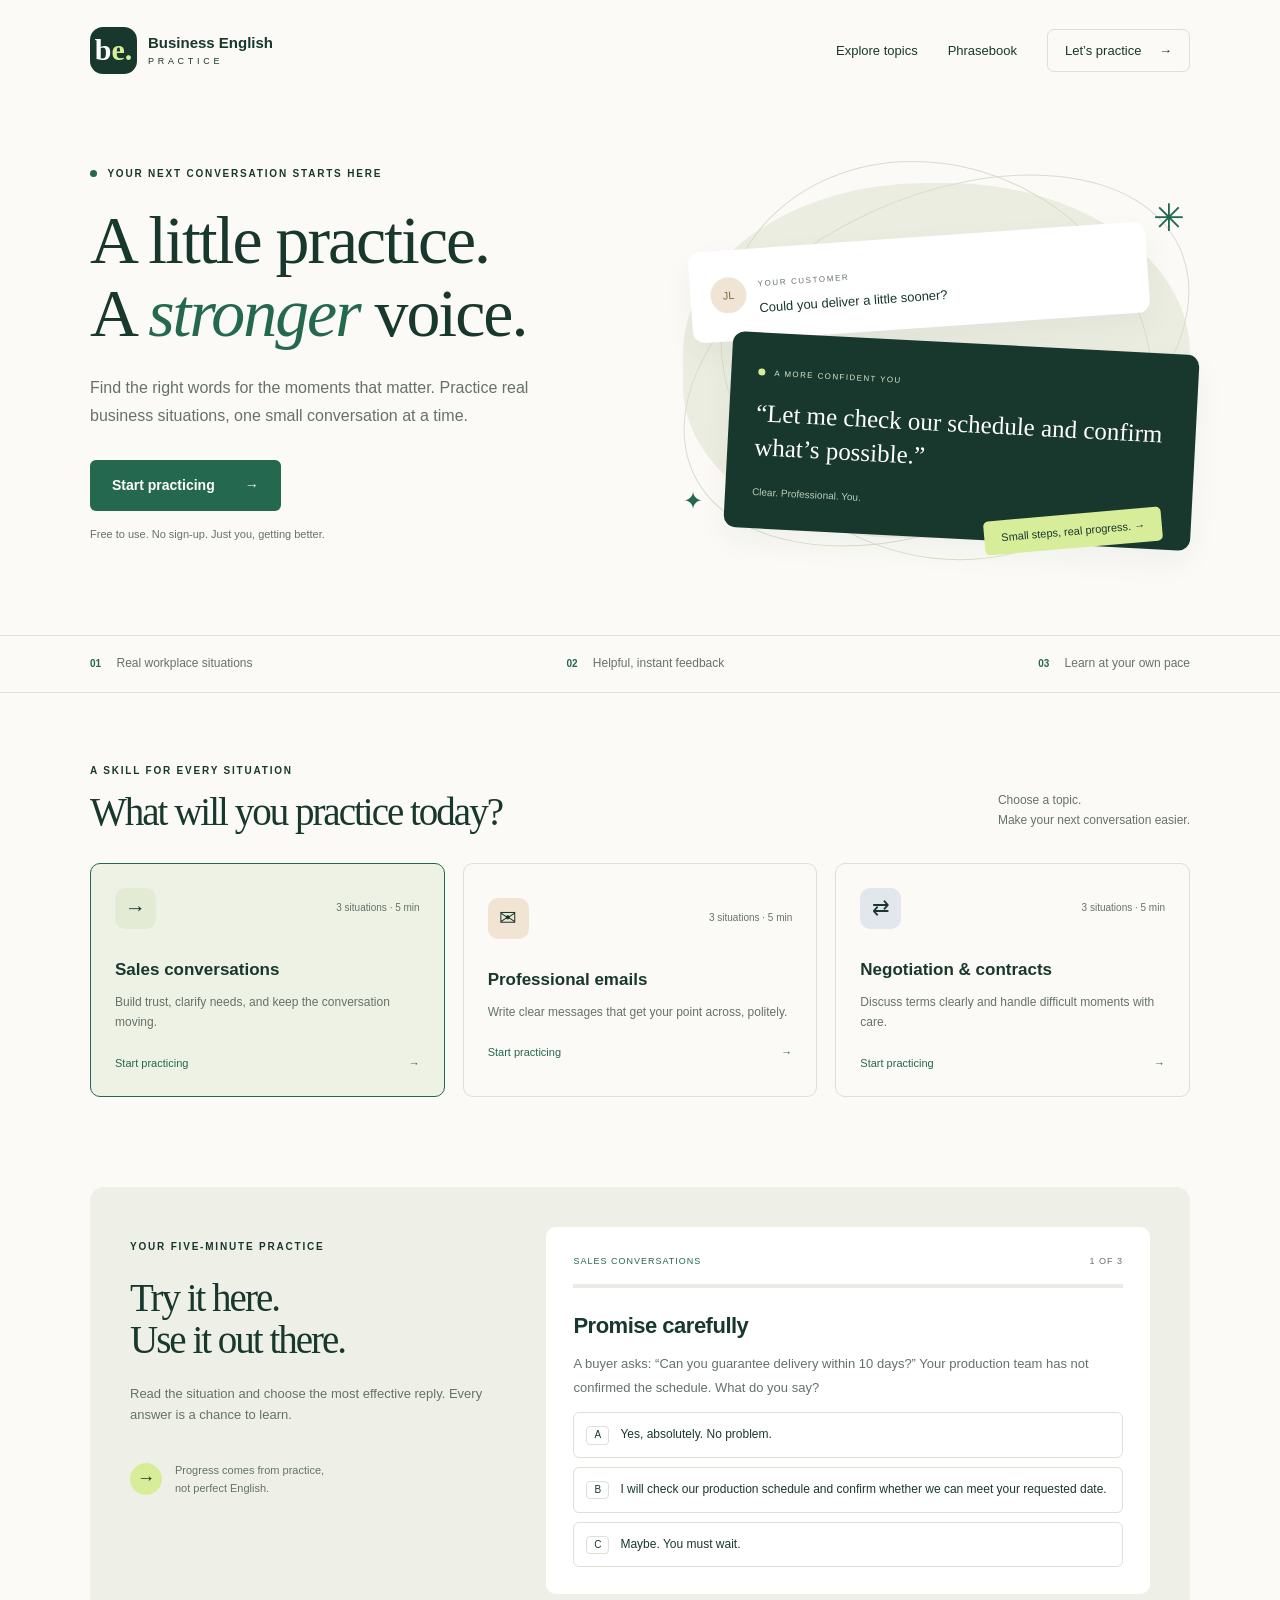
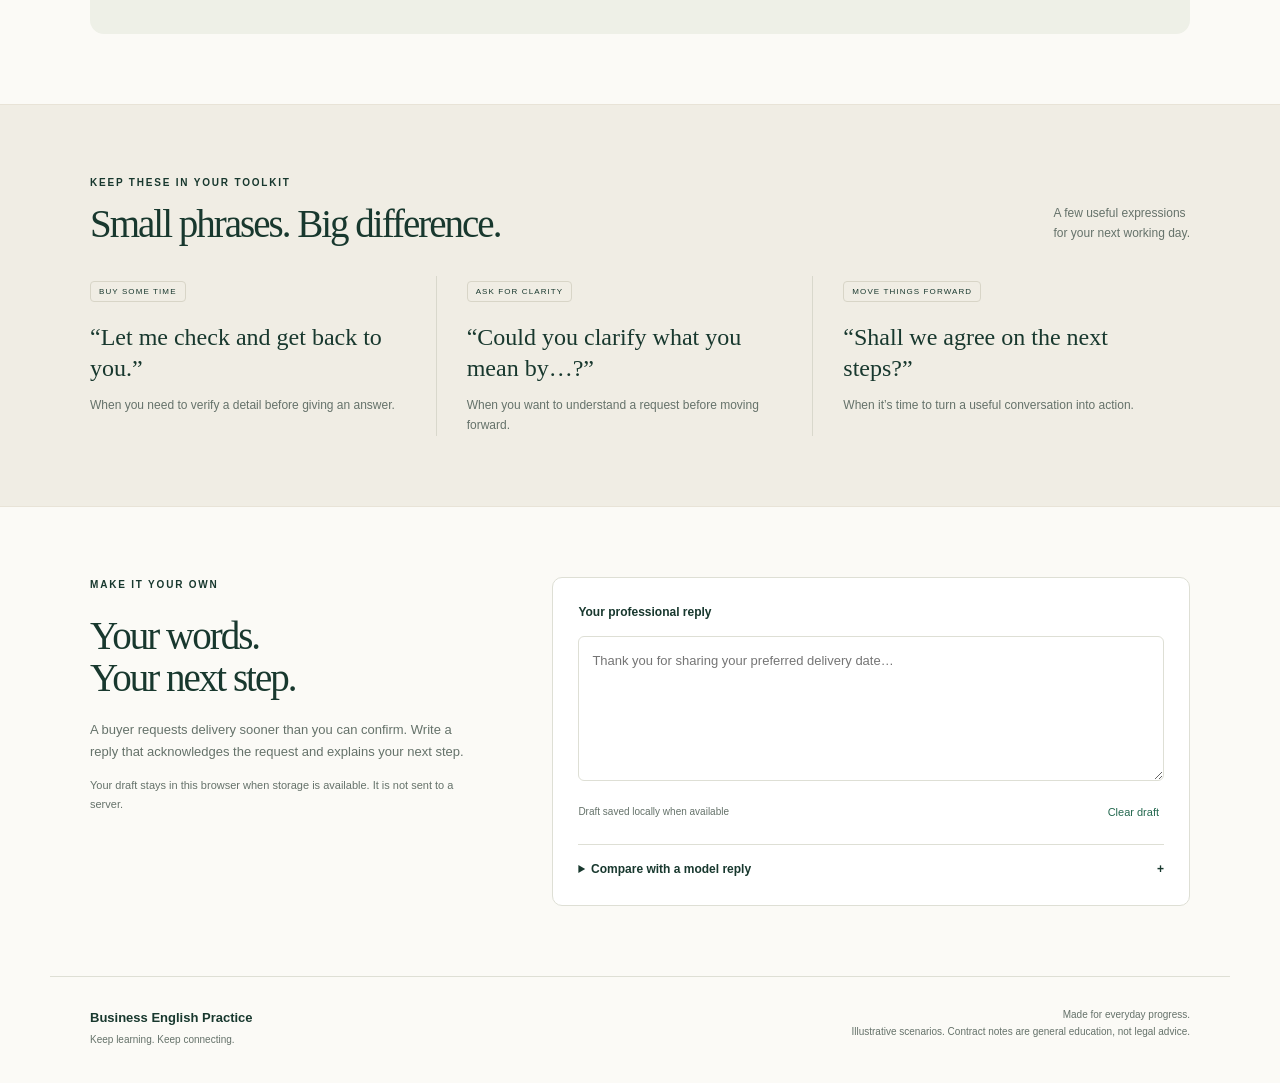
<file: index.html>
<!doctype html>
<html lang="en">
<head>
  <meta charset="utf-8">
  <meta name="viewport" content="width=device-width, initial-scale=1">
  <meta name="description" content="Practice clear, confident business English through short sales, email, and negotiation exercises.">
  <title>Business English Practice · A little practice. A stronger voice.</title>
  <link rel="stylesheet" href="styles.css">
  <script src="app.js" defer></script>
</head>
<body>
<a class="skip" href="#practice">Skip to practice</a>
<header class="site-header wrap">
  <a class="brand" href="#home" aria-label="Business English Practice home"><span class="brand-icon" aria-hidden="true">b<span>e.</span></span><span>Business English<span class="brand-sub">PRACTICE</span></span></a>
  <nav aria-label="Main navigation"><a href="#topics">Explore topics</a><a href="#phrasebook">Phrasebook</a><a class="nav-cta" href="#practice">Let’s practice <span aria-hidden="true">→</span></a></nav>
</header>
<main>
  <section id="home" class="hero wrap">
    <div class="hero-copy"><p class="eyebrow"><span class="dot"></span> YOUR NEXT CONVERSATION STARTS HERE</p><h1>A little practice.<br>A <em>stronger</em> voice.</h1><p class="intro">Find the right words for the moments that matter. Practice real business situations, one small conversation at a time.</p><a class="primary" href="#practice">Start practicing <span aria-hidden="true">→</span></a><p class="micro">Free to use. No sign-up. Just you, getting better.</p></div>
    <div class="hero-art" aria-label="Example of a professional business reply"><span class="orbit orbit-one"></span><span class="orbit orbit-two"></span><span class="spark spark-one">✳</span><span class="spark spark-two">✦</span><div class="message customer"><span class="avatar">JL</span><div><small>YOUR CUSTOMER</small><p>Could you deliver a little sooner?</p></div></div><div class="message reply"><span class="reply-label"><span class="dot"></span> A MORE CONFIDENT YOU</span><p>“Let me check our schedule and confirm what’s possible.”</p><span class="message-tag">Clear. Professional. You.</span></div><span class="floating-note">Small steps, real progress. →</span></div>
  </section>
  <div class="principles"><div class="wrap"><span><b>01</b> Real workplace situations</span><span><b>02</b> Helpful, instant feedback</span><span><b>03</b> Learn at your own pace</span></div></div>
  <section id="topics" class="wrap section-space"><div class="section-heading"><div><p class="eyebrow">A SKILL FOR EVERY SITUATION</p><h2>What will you practice today?</h2></div><p>Choose a topic.<br>Make your next conversation easier.</p></div><div id="topic-grid" class="topic-grid"></div></section>
  <section id="practice" class="wrap section-space"><div class="practice-layout"><aside><p class="eyebrow">YOUR FIVE-MINUTE PRACTICE</p><h2>Try it here.<br>Use it out there.</h2><p>Read the situation and choose the most effective reply. Every answer is a chance to learn.</p><div class="session-note"><span aria-hidden="true">→</span><p>Progress comes from practice,<br>not perfect English.</p></div></aside><div class="exercise"><div class="exercise-top"><span id="topic-label">SALES CONVERSATIONS</span><span id="counter"></span></div><progress id="progress" max="3" value="0" aria-label="Questions answered"></progress><h3 id="title" tabindex="-1"></h3><p id="scene"></p><div id="choices" class="choices"></div><div id="feedback" hidden role="status" aria-live="polite"></div><button id="next" class="primary" hidden>Next situation →</button><noscript>Please enable JavaScript to use the interactive practice exercises. The phrasebook below works without it.</noscript></div></div></section>
  <section id="phrasebook" class="phrase-section"><div class="wrap section-space"><div class="section-heading"><div><p class="eyebrow">KEEP THESE IN YOUR TOOLKIT</p><h2>Small phrases. Big difference.</h2></div><p>A few useful expressions<br>for your next working day.</p></div><div class="phrase-grid"><article><span class="pill">BUY SOME TIME</span><h3>“Let me check and get back to you.”</h3><p>When you need to verify a detail before giving an answer.</p></article><article><span class="pill">ASK FOR CLARITY</span><h3>“Could you clarify what you mean by…?”</h3><p>When you want to understand a request before moving forward.</p></article><article><span class="pill">MOVE THINGS FORWARD</span><h3>“Shall we agree on the next steps?”</h3><p>When it’s time to turn a useful conversation into action.</p></article></div></div></section>
  <section id="writing" class="wrap section-space"><div class="writing-layout"><div><p class="eyebrow">MAKE IT YOUR OWN</p><h2>Your words.<br>Your next step.</h2><p>A buyer requests delivery sooner than you can confirm. Write a reply that acknowledges the request and explains your next step.</p><p class="micro">Your draft stays in this browser when storage is available. It is not sent to a server.</p></div><div class="writing-card"><label for="draft">Your professional reply</label><textarea id="draft" placeholder="Thank you for sharing your preferred delivery date…"></textarea><div class="writing-actions"><span id="save-status" role="status">Draft saved locally when available</span><button id="clear-draft" class="text-button">Clear draft</button></div><details><summary>Compare with a model reply <span aria-hidden="true">+</span></summary><p>Thank you for sharing your preferred delivery date. I will check our production schedule and confirm whether we can meet it. Could you also confirm the quantity and delivery destination? Once we have those details, we can propose a realistic schedule.</p><p class="micro">Acknowledge the request, avoid an unverified promise, and ask for the facts you need. This is a model for comparison; your writing is not automatically graded.</p></details></div></div></section>
</main>
<footer class="wrap"><a class="footer-brand" href="#home">Business English Practice<span>Keep learning. Keep connecting.</span></a><p>Made for everyday progress.<br>Illustrative scenarios. Contract notes are general education, not legal advice.</p></footer>
</body>
</html>
</file>
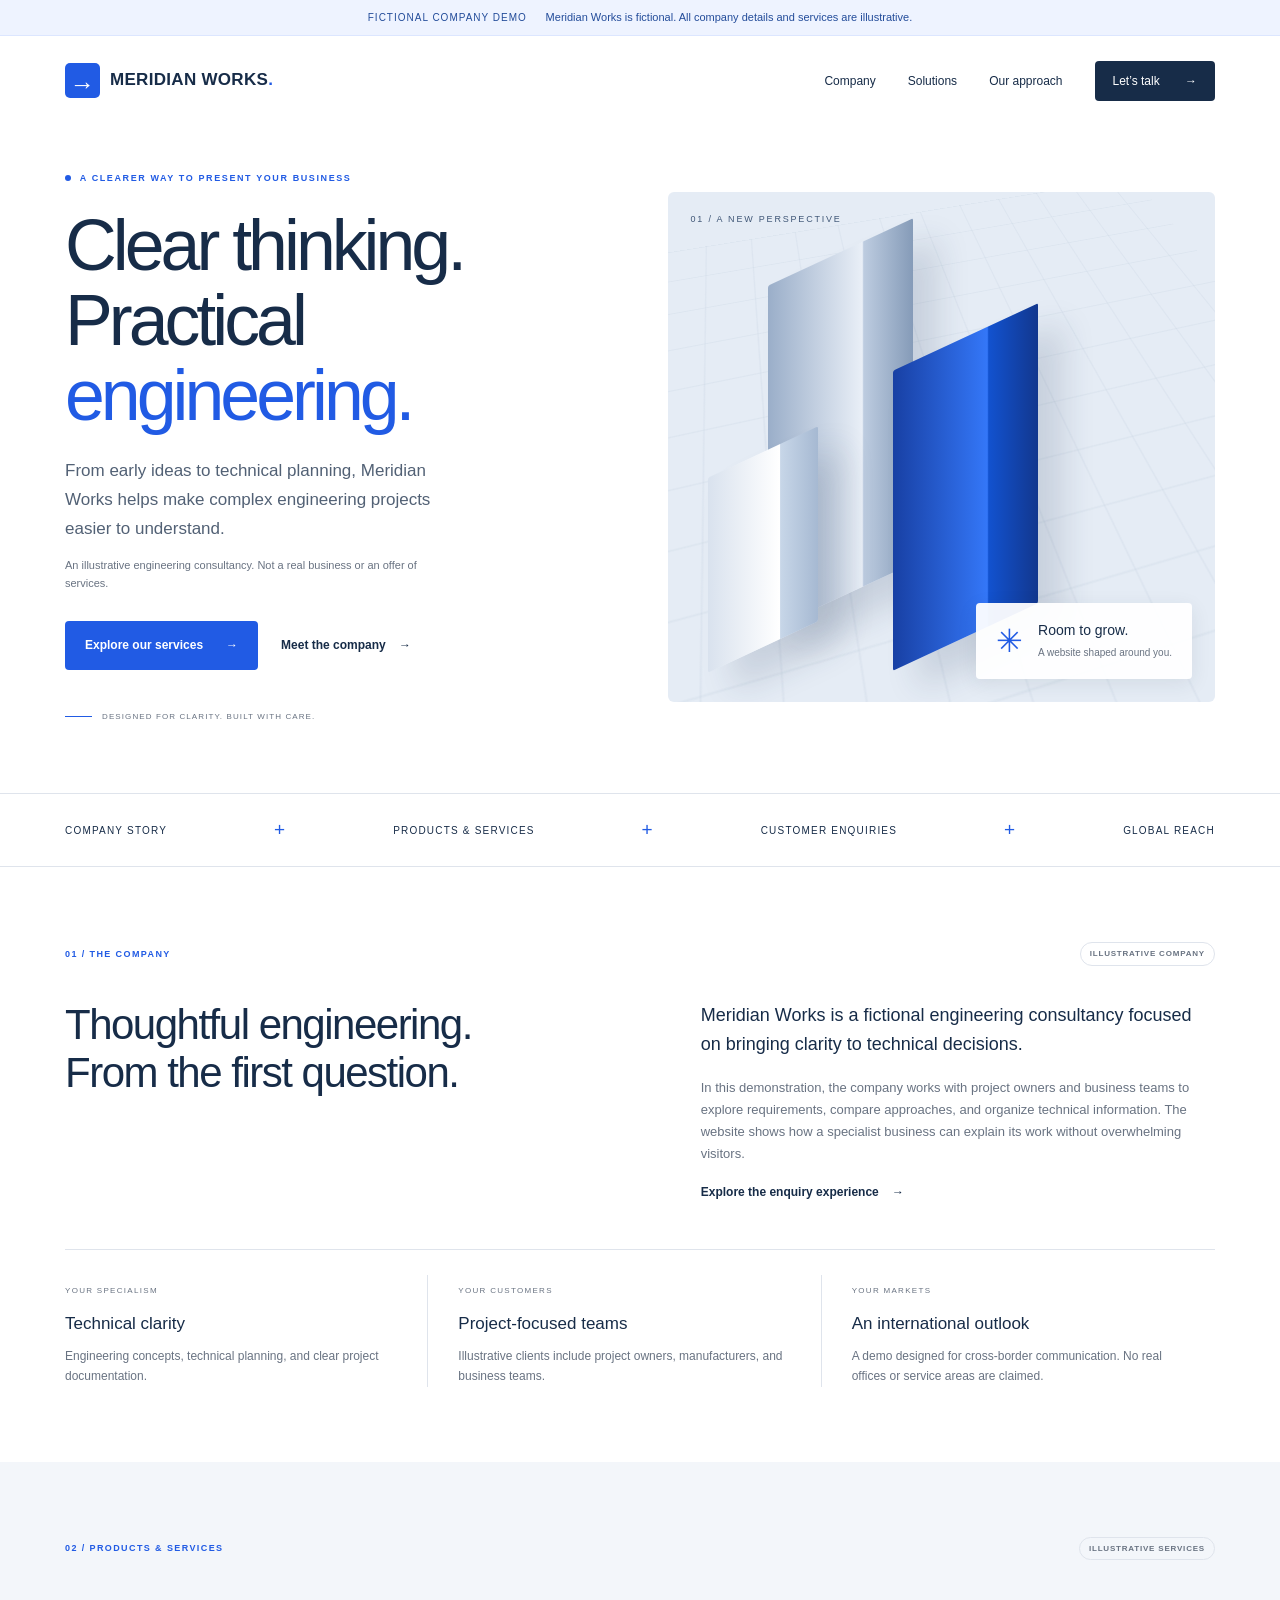
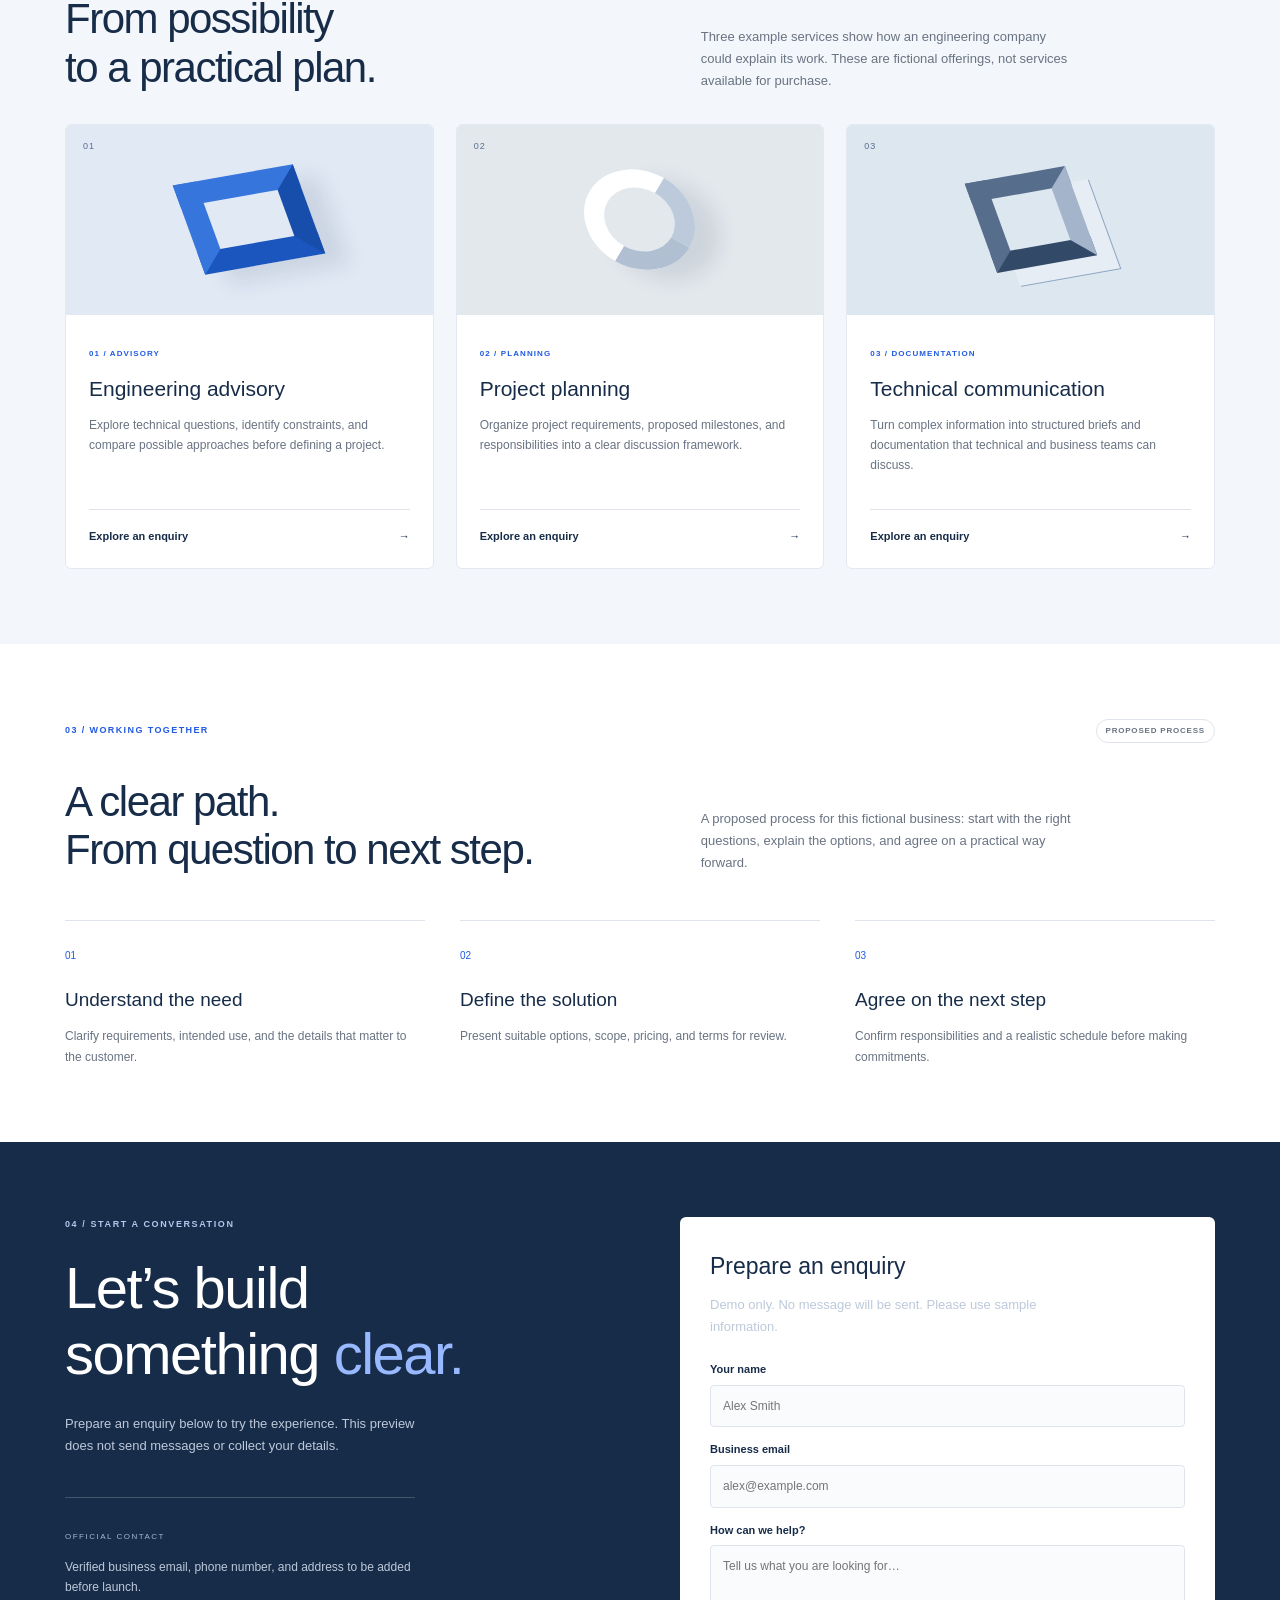
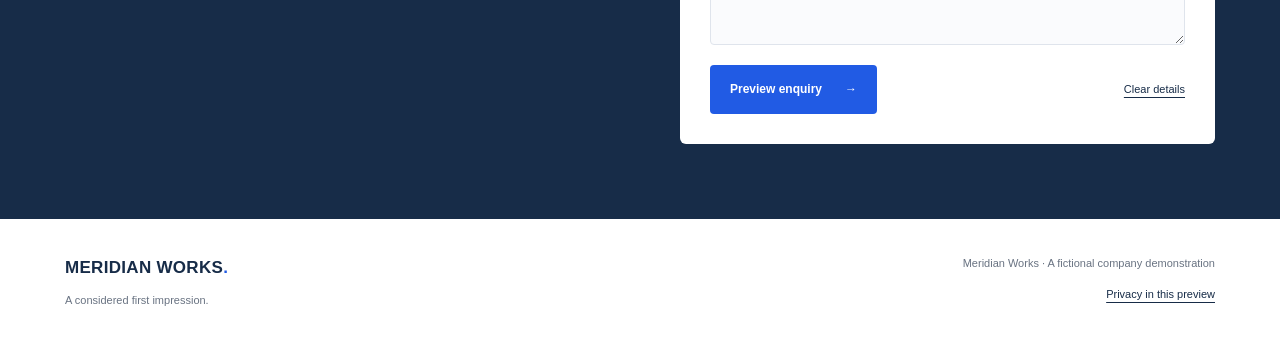
<file: company/index.html>
<!doctype html>
<html lang="en">
<head>
<meta charset="utf-8"><meta name="viewport" content="width=device-width,initial-scale=1">
<meta name="robots" content="noindex,nofollow">
<meta name="referrer" content="strict-origin-when-cross-origin">
<meta http-equiv="Content-Security-Policy" content="default-src 'none'; script-src 'self'; style-src 'self'; img-src 'self'; connect-src 'none'; font-src 'self'; base-uri 'none'; object-src 'none'; form-action 'none'">
<meta name="description" content="Meridian Works is a fictional engineering services company, created to demonstrate a modern company website.">
<title>Meridian Works · Fictional company demo</title>
<link rel="stylesheet" href="styles.css"><script src="app.js" defer></script>
</head>
<body>
<a class="skip" href="#main">Skip to content</a>
<div class="draft-bar">FICTIONAL COMPANY DEMO <span>Meridian Works is fictional. All company details and services are illustrative.</span></div>
<header class="header wrap"><a href="#" class="logo" aria-label="Meridian Works home"><span class="logo-mark" aria-hidden="true">→</span>MERIDIAN WORKS<span class="logo-dot">.</span></a><button id="menu" class="menu" aria-expanded="false" aria-controls="navigation">Menu +</button><nav id="navigation" aria-label="Main navigation"><a href="#about">Company</a><a href="#solutions">Solutions</a><a href="#approach">Our approach</a><a class="nav-button" href="#contact">Let’s talk <span aria-hidden="true">→</span></a></nav></header>
<main id="main">
<section class="hero wrap"><div class="hero-copy"><p class="eyebrow"><span></span> A CLEARER WAY TO PRESENT YOUR BUSINESS</p><h1>Clear thinking.<br>Practical<br><em>engineering.</em></h1><p class="lead">From early ideas to technical planning, Meridian Works helps make complex engineering projects easier to understand.</p><p class="preview-note">An illustrative engineering consultancy. Not a real business or an offer of services.</p><div class="hero-actions"><a class="button" href="#solutions">Explore our services <span aria-hidden="true">→</span></a><a class="quiet-link" href="#about">Meet the company <span aria-hidden="true">→</span></a></div><div class="hero-caption"><span class="tiny-line"></span> DESIGNED FOR CLARITY. BUILT WITH CARE.</div></div><div class="hero-visual" role="img" aria-label="Abstract architectural forms in blue and silver"><div class="visual-grid"></div><div class="beam beam-back"></div><div class="beam beam-front"></div><div class="beam beam-small"></div><div class="visual-coordinate">01 / A NEW PERSPECTIVE</div><div class="visual-label"><span class="visual-star">✳</span><div>Room to grow.<br><small>A website shaped around you.</small></div></div></div></section>
<div class="ribbon"><div class="wrap"><span>COMPANY STORY</span><span aria-hidden="true">+</span><span>PRODUCTS & SERVICES</span><span aria-hidden="true">+</span><span>CUSTOMER ENQUIRIES</span><span aria-hidden="true">+</span><span>GLOBAL REACH</span></div></div>
<section id="about" class="wrap section"><div class="section-label"><span>01 / THE COMPANY</span><span class="pill">ILLUSTRATIVE COMPANY</span></div><div class="about-grid"><h2>Thoughtful engineering.<br>From the first question.</h2><div><p class="section-intro">Meridian Works is a fictional engineering consultancy focused on bringing clarity to technical decisions.</p><p>In this demonstration, the company works with project owners and business teams to explore requirements, compare approaches, and organize technical information. The website shows how a specialist business can explain its work without overwhelming visitors.</p><a href="#contact" class="quiet-link">Explore the enquiry experience <span aria-hidden="true">→</span></a></div></div><div class="fact-grid"><article><span>YOUR SPECIALISM</span><h3>Technical clarity</h3><p>Engineering concepts, technical planning, and clear project documentation.</p></article><article><span>YOUR CUSTOMERS</span><h3>Project-focused teams</h3><p>Illustrative clients include project owners, manufacturers, and business teams.</p></article><article><span>YOUR MARKETS</span><h3>An international outlook</h3><p>A demo designed for cross-border communication. No real offices or service areas are claimed.</p></article></div></section>
<section id="solutions" class="solutions section"><div class="wrap"><div class="section-label"><span>02 / PRODUCTS & SERVICES</span><span class="pill">ILLUSTRATIVE SERVICES</span></div><div class="section-heading"><h2>From possibility<br>to a practical plan.</h2><p>Three example services show how an engineering company could explain its work. These are fictional offerings, not services available for purchase.</p></div><div class="solution-grid"><article><div class="solution-art art-one"><span aria-hidden="true">01</span><div class="shape shape-one"></div></div><div class="solution-content"><span class="eyebrow">01 / ADVISORY</span><h3>Engineering advisory</h3><p>Explore technical questions, identify constraints, and compare possible approaches before defining a project.</p><a href="#contact">Explore an enquiry <span aria-hidden="true">→</span></a></div></article><article><div class="solution-art art-two"><span aria-hidden="true">02</span><div class="shape shape-two"></div></div><div class="solution-content"><span class="eyebrow">02 / PLANNING</span><h3>Project planning</h3><p>Organize project requirements, proposed milestones, and responsibilities into a clear discussion framework.</p><a href="#contact">Explore an enquiry <span aria-hidden="true">→</span></a></div></article><article><div class="solution-art art-three"><span aria-hidden="true">03</span><div class="shape shape-three"></div></div><div class="solution-content"><span class="eyebrow">03 / DOCUMENTATION</span><h3>Technical communication</h3><p>Turn complex information into structured briefs and documentation that technical and business teams can discuss.</p><a href="#contact">Explore an enquiry <span aria-hidden="true">→</span></a></div></article></div></div></section>
<section id="approach" class="wrap section"><div class="section-label"><span>03 / WORKING TOGETHER</span><span class="pill">PROPOSED PROCESS</span></div><div class="section-heading"><h2>A clear path.<br>From question to next step.</h2><p>A proposed process for this fictional business: start with the right questions, explain the options, and agree on a practical way forward.</p></div><div class="process-grid"><article><span>01</span><h3>Understand the need</h3><p>Clarify requirements, intended use, and the details that matter to the customer.</p></article><article><span>02</span><h3>Define the solution</h3><p>Present suitable options, scope, pricing, and terms for review.</p></article><article><span>03</span><h3>Agree on the next step</h3><p>Confirm responsibilities and a realistic schedule before making commitments.</p></article></div></section>
<section id="contact" class="contact section"><div class="wrap contact-grid"><div><p class="eyebrow">04 / START A CONVERSATION</p><h2>Let’s build<br>something <em>clear.</em></h2><p>Prepare an enquiry below to try the experience. This preview does not send messages or collect your details.</p><div class="contact-detail"><span>OFFICIAL CONTACT</span><p>Verified business email, phone number, and address to be added before launch.</p></div></div><div class="inquiry-card"><h3>Prepare an enquiry</h3><p class="form-note">Demo only. No message will be sent. Please use sample information.</p><form id="inquiry"><label for="name">Your name</label><input id="name" name="name" autocomplete="name" maxlength="100" required placeholder="Alex Smith"><label for="email">Business email</label><input id="email" name="email" type="email" autocomplete="email" maxlength="254" required placeholder="alex@example.com"><label for="message">How can we help?</label><textarea id="message" name="message" maxlength="3000" required placeholder="Tell us what you are looking for…"></textarea><div class="form-actions"><button class="button" type="submit">Preview enquiry <span aria-hidden="true">→</span></button><button id="clear" class="clear" type="button">Clear details</button></div></form><div id="enquiry-preview" hidden><h4>Your draft enquiry</h4><pre id="preview-text"></pre><p>Not sent. A verified contact destination and delivery method are required before launch.</p></div><p id="status" role="status" aria-live="polite"></p><noscript>The enquiry preview requires JavaScript. No messages are submitted by this page.</noscript></div></div></section>
</main><footer class="wrap"><div><a href="#" class="logo">MERIDIAN WORKS<span class="logo-dot">.</span></a><p>A considered first impression.</p></div><div class="footer-right"><p>Meridian Works · A fictional company demonstration</p><button id="privacy-toggle" class="clear" aria-expanded="false" aria-controls="privacy">Privacy in this preview</button></div><div id="privacy" hidden><h3>Privacy in this preview</h3><p>No analytics, cookies, browser storage, or third-party resources are used by this page. Enquiry details stay in memory and are not submitted. The hosting provider may process normal access logs. Before launch, add a privacy notice matching the actual operator, hosting, contact handling, and applicable requirements.</p></div></footer>
</body></html>
</file>
<file: styles.css>
:root{--ink:#18382e;--green:#24684f;--muted:#65726a;--paper:#fbfaf6;--line:#dedfd5;--lime:#d8ed9a;--serif:Georgia,'Times New Roman',serif;--sans:Arial,Helvetica,sans-serif}*{box-sizing:border-box}html{scroll-behavior:smooth;scroll-padding-top:28px}body{margin:0;background:var(--paper);color:var(--ink);font:16px/1.65 var(--sans)}a{color:inherit;text-decoration:none}button,textarea{font:inherit}button,a,summary{-webkit-tap-highlight-color:transparent}button{cursor:pointer}a:focus-visible,button:focus-visible,summary:focus-visible,textarea:focus-visible{outline:3px solid #b77d37;outline-offset:5px}button:disabled{cursor:default}.wrap{max-width:1180px;margin:auto;padding-left:40px;padding-right:40px}.site-header{display:flex;align-items:center;justify-content:space-between;padding-top:27px;padding-bottom:27px}.brand{display:flex;align-items:center;gap:11px;font-size:15px;font-weight:700;line-height:1.3}.brand-icon{font-family:var(--serif);font-size:30px;background:var(--ink);color:white;width:47px;height:47px;text-align:center;padding-top:3px;border-radius:13px}.brand-icon span{color:var(--lime)}.brand-sub{display:block;font-size:9px;letter-spacing:3.7px;margin-top:4px;font-weight:400}nav{display:flex;gap:30px;align-items:center;font-size:13px}nav a:hover{text-decoration:underline}.nav-cta{border:1px solid var(--line);padding:10px 17px;border-radius:7px}.nav-cta span{margin-left:14px}.hero{display:grid;grid-template-columns:1.1fr 1fr;align-items:center;gap:36px;padding-top:65px;padding-bottom:80px}.eyebrow{font-size:10px;letter-spacing:1.8px;font-weight:700;margin:0 0 22px;line-height:1.6}.dot{display:inline-block;width:7px;height:7px;background:var(--green);border-radius:50%;margin-right:6px}h1,h2,h3,p{margin-top:0}h1,h2{font-family:var(--serif);font-weight:400;letter-spacing:-2px;line-height:1.08}h1{font-size:clamp(46px,5.3vw,68px);margin-bottom:23px}h1 em{font-weight:400;color:var(--green)}.intro{max-width:440px;font-size:16px;color:var(--muted);line-height:1.8;margin-bottom:29px}.primary{display:inline-flex;align-items:center;justify-content:space-between;gap:30px;background:var(--green);color:white;padding:14px 22px;border:0;border-radius:6px;font-size:14px;font-weight:600}.primary:hover{background:var(--ink)}.micro{color:var(--muted);font-size:11px;line-height:1.7;margin-top:14px}.hero-art{position:relative;min-height:355px;background:#ecede1;border-radius:48% 48% 43% 43%;isolation:isolate}.orbit{position:absolute;border:1px solid #d9ddcc;border-radius:50%;z-index:-1}.orbit-one{inset:-16px 32px;transform:rotate(27deg)}.orbit-two{inset:15px -15px;transform:rotate(-25deg)}.message{position:absolute;box-shadow:0 12px 30px #19372d0d;border-radius:12px}.customer{top:54px;left:7px;right:42px;background:white;padding:20px;display:flex;gap:12px;align-items:center;transform:rotate(-4deg)}.avatar{background:#f0e5d4;color:#816b47;border-radius:50%;min-width:36px;height:36px;text-align:center;line-height:36px;font-size:11px}.customer small{font-size:8px;letter-spacing:1.6px;color:var(--muted)}.customer p{font-size:13px;margin:3px 0 0}.reply{left:45px;right:-5px;top:160px;background:var(--ink);color:white;padding:25px 27px;transform:rotate(3deg)}.reply-label{font-size:8px;letter-spacing:1.4px;color:#dbe6cb}.reply .dot{background:var(--lime)}.reply p{font-family:var(--serif);font-size:25px;line-height:1.35;margin:13px 0}.message-tag{font-size:10px;color:#b9ccb8}.floating-note{position:absolute;bottom:-10px;right:28px;background:var(--lime);padding:8px 17px;border-radius:5px;transform:rotate(-5deg);font-size:11px}.spark{position:absolute;font-size:38px;color:var(--green)}.spark-one{right:5px;top:4px}.spark-two{left:0;bottom:17px;font-size:24px}.principles{border-top:1px solid var(--line);border-bottom:1px solid var(--line)}.principles .wrap{display:flex;justify-content:space-between;padding-top:18px;padding-bottom:18px;font-size:12px;color:var(--muted)}.principles b{color:var(--green);font-size:10px;margin-right:12px}.section-space{padding-top:70px;padding-bottom:70px}.section-heading{display:flex;justify-content:space-between;align-items:end;gap:24px;margin-bottom:30px}h2{font-size:39px;margin-bottom:0}.section-heading .eyebrow{margin-bottom:12px}.section-heading>p{color:var(--muted);font-size:12px;margin-bottom:2px}.topic-grid{display:grid;grid-template-columns:repeat(3,1fr);gap:18px}.topic{background:transparent;border:1px solid var(--line);border-radius:10px;padding:24px;text-align:left;color:var(--ink);transition:background .15s,border-color .15s}.topic:hover{background:#f0f2e7;border-color:var(--green)}.topic.active{background:#edf2e4;border-color:var(--green)}.topic-top{display:flex;justify-content:space-between;align-items:center;margin-bottom:27px}.topic-icon{width:41px;height:41px;display:grid;place-items:center;border-radius:10px;background:#e4ebd5;font-size:21px}.topic:nth-child(2) .topic-icon{background:#f2e4d2}.topic:nth-child(3) .topic-icon{background:#e1e7ec}.topic-time{font-size:10px;color:var(--muted)}.topic h3{font-size:17px;margin-bottom:8px}.topic p{font-size:12px;color:var(--muted);margin-bottom:21px;line-height:1.7}.topic-bottom{display:flex;justify-content:space-between;font-size:11px;color:var(--green)}#practice{padding-top:20px}.practice-layout{background:#eef0e7;padding:40px;border-radius:14px;display:grid;grid-template-columns:.8fr 1.3fr;gap:45px}.practice-layout aside{padding-top:12px}.practice-layout aside>p:not(.eyebrow){color:var(--muted);font-size:13px;margin-top:22px}.session-note{display:flex;gap:13px;align-items:center;margin-top:35px;font-size:11px;color:var(--muted)}.session-note>span{background:var(--lime);border-radius:50%;width:32px;height:32px;display:grid;place-items:center;color:var(--ink);font-size:18px}.session-note p{margin:0}.exercise{background:white;padding:27px;border-radius:10px;min-width:0}.exercise-top{display:flex;justify-content:space-between;gap:10px;font-size:9px;letter-spacing:1px;color:var(--green)}#counter{color:var(--muted);white-space:nowrap}progress{display:block;width:100%;height:4px;margin:15px 0 23px;border:0;border-radius:3px;accent-color:var(--green);background:#e9ece5}progress::-webkit-progress-bar{background:#e9ece5}progress::-webkit-progress-value{background:var(--green)}.exercise h3{font-size:22px;line-height:1.35;letter-spacing:-.5px;margin-bottom:12px}.exercise>p{font-size:13px;color:var(--muted);line-height:1.8}.choices{display:grid;gap:9px}.choice{background:white;border:1px solid var(--line);border-radius:6px;color:var(--ink);padding:12px;display:flex;gap:11px;align-items:baseline;text-align:left;font-size:12px;line-height:1.65}.choice-letter{border:1px solid var(--line);border-radius:4px;min-width:23px;text-align:center;font-size:10px}.choice:hover:not(:disabled){border-color:var(--green);background:#f4f7ed}.choice.correct{border-color:var(--green);background:#edf5e9}.choice.incorrect{border-color:#b96345;background:#fff3ec}#feedback{background:#f4f7ef;border-left:3px solid var(--green);padding:15px;margin-top:18px;font-size:12px}#feedback p{margin-bottom:10px}#feedback p:last-child{margin-bottom:0}#next{margin-top:20px;width:100%}[hidden]{display:none!important}.phrase-section{background:#f0ede4;border-top:1px solid #e8e3d7;border-bottom:1px solid #e8e3d7}.phrase-grid{display:grid;grid-template-columns:repeat(3,1fr);gap:30px}.phrase-grid article{padding-right:22px;border-right:1px solid #d9d8cc}.phrase-grid article:last-child{border:0}.pill{font-size:8px;letter-spacing:1.1px;border:1px solid #d8d5c7;border-radius:4px;padding:5px 8px}.phrase-grid h3{font-family:var(--serif);font-size:24px;font-weight:400;line-height:1.3;margin:20px 0 12px}.phrase-grid p{font-size:12px;color:var(--muted);margin-bottom:0}.writing-layout{display:grid;grid-template-columns:.8fr 1.3fr;gap:70px}.writing-layout h2{margin-bottom:20px}.writing-layout>div>p:not(.eyebrow):not(.micro){font-size:13px;color:var(--muted)}.writing-card{border:1px solid var(--line);border-radius:10px;padding:25px;background:white}.writing-card label{display:block;font-weight:600;font-size:12px;margin-bottom:13px}textarea{width:100%;min-height:145px;resize:vertical;border:1px solid var(--line);border-radius:6px;padding:13px;color:var(--ink);font-size:13px;line-height:1.7}.writing-actions{display:flex;align-items:center;justify-content:space-between;gap:10px;margin-top:9px;color:var(--muted);font-size:10px}.text-button{border:0;background:transparent;color:var(--green);font-size:11px;padding:5px}details{border-top:1px solid var(--line);margin-top:18px;padding-top:15px;font-size:12px}summary{cursor:pointer;font-weight:600}summary span{float:right}details p{margin-top:15px}footer{border-top:1px solid var(--line);display:flex;justify-content:space-between;gap:25px;padding-top:30px!important;padding-bottom:35px!important;font-size:10px;color:var(--muted)}.footer-brand{font-size:13px;font-weight:600;color:var(--ink)}.footer-brand span{display:block;font-size:10px;font-weight:400;color:var(--muted);margin-top:3px}footer p{margin:0;text-align:right}.skip{position:absolute;left:10px;top:-80px;background:white;z-index:10;padding:10px}.skip:focus{top:10px}@media(min-width:1400px){.hero{padding-top:85px;padding-bottom:100px}}@media(max-width:800px){.wrap{padding-left:24px;padding-right:24px}.hero{gap:25px;padding-top:40px;padding-bottom:55px}.hero-art{min-height:315px}.customer{left:-5px;right:5px;padding:15px}.reply{left:10px;right:-5px;padding:20px}.reply p{font-size:22px}.principles .wrap{font-size:10px}.practice-layout{gap:25px;padding:25px;grid-template-columns:.7fr 1fr}.writing-layout{gap:30px}.topic{padding:18px}nav{gap:18px}h2{font-size:33px}}@media(max-width:600px){.site-header{padding-top:19px;padding-bottom:19px}.brand{font-size:12px}.brand-icon{width:39px;height:39px;font-size:25px}.brand-sub{font-size:8px}nav>a:not(.nav-cta){display:none}.nav-cta{font-size:11px;padding:8px 10px}.hero{grid-template-columns:1fr;padding-top:35px;gap:40px}.hero-copy{max-width:420px}h1{font-size:49px}.intro{font-size:14px}.hero-art{max-width:350px;width:90%;margin:0 auto;min-height:330px}.principles .wrap{gap:12px;align-items:start}.principles span{flex:1;line-height:1.6}.principles b{display:block;margin-bottom:3px}.section-space{padding-top:45px;padding-bottom:45px}.section-heading{align-items:start}.section-heading>p{display:none}h2{font-size:33px}.topic-grid{grid-template-columns:1fr}.topic-top{margin-bottom:14px}.topic p{margin-bottom:15px}.practice-layout,.writing-layout{grid-template-columns:1fr;gap:25px}.practice-layout{padding:20px}.practice-layout aside{padding:0}.practice-layout aside h2 br{display:none}.session-note{display:none}.exercise{padding:19px}.exercise-top{font-size:8px;letter-spacing:.5px}.phrase-grid{grid-template-columns:1fr;gap:25px}.phrase-grid article{border-right:0;border-bottom:1px solid #d9d8cc;padding-bottom:25px}.phrase-grid article:last-child{padding-bottom:0}.phrase-grid h3{font-size:24px}.writing-card{padding:19px}footer{flex-direction:column;gap:15px}footer p{text-align:left}}@media(prefers-reduced-motion:reduce){html{scroll-behavior:auto}*{transition:none!important}}

.hero{overflow:hidden}
</file>
<file: company/styles.css>
:root{--ink:#172c48;--blue:#215be4;--muted:#697382;--line:#dfe4ec;--paper:#fff;--light:#f3f6fa}*{box-sizing:border-box}html{scroll-behavior:smooth;scroll-padding-top:25px}body{margin:0;color:var(--ink);background:var(--paper);font:15px/1.7 Arial,Helvetica,sans-serif}a{color:inherit;text-decoration:none}button,input,textarea{font:inherit}a,button,input,textarea{-webkit-tap-highlight-color:transparent}a:focus-visible,button:focus-visible,input:focus-visible,textarea:focus-visible{outline:3px solid #e8ad3c;outline-offset:4px}.wrap{max-width:1240px;margin:auto;padding-left:45px;padding-right:45px}.draft-bar{text-align:center;background:#eef3ff;border-bottom:1px solid #dce6ff;padding:8px 15px;color:#234c9a;font-size:10px;letter-spacing:1px}.draft-bar span{font-size:11px;letter-spacing:0;margin-left:15px}.header{display:flex;align-items:center;justify-content:space-between;gap:20px;padding-top:25px;padding-bottom:25px}.logo{display:flex;align-items:center;font-size:17px;font-weight:800;letter-spacing:.3px;white-space:nowrap}.logo-mark{background:var(--blue);color:white;display:grid;place-items:center;width:35px;height:35px;font-size:25px;border-radius:5px;margin-right:10px}.logo-dot{color:var(--blue)}nav{display:flex;align-items:center;gap:32px;font-size:12px}nav a:hover,.quiet-link:hover{text-decoration:underline}.nav-button{background:var(--ink);color:white;padding:10px 18px;border-radius:4px}.nav-button span{margin-left:22px}.menu{display:none}.hero{display:grid;grid-template-columns:1fr 1fr;gap:55px;align-items:center;padding-top:45px;padding-bottom:70px}.eyebrow{font-size:9px;letter-spacing:1.6px;font-weight:700;line-height:1.6;margin:0 0 23px}.hero .eyebrow{color:var(--blue)}.eyebrow>span{display:inline-block;width:6px;height:6px;border-radius:50%;background:var(--blue);margin-right:5px}h1,h2,h3,p{margin-top:0}h1{font-size:clamp(49px,5.6vw,75px);letter-spacing:-4px;line-height:1.04;margin-bottom:25px;font-weight:500}h1 em,h2 em{font-style:normal;color:var(--blue)}.lead{font-size:17px;color:#526175;line-height:1.7;max-width:380px;margin-bottom:12px}.preview-note{font-size:11px;color:var(--muted);max-width:360px}.hero-actions{display:flex;align-items:center;gap:23px;margin-top:28px}.button{display:inline-flex;align-items:center;justify-content:space-between;gap:23px;padding:14px 20px;border:0;border-radius:4px;background:var(--blue);color:white;font-weight:600;font-size:12px;cursor:pointer}.button:hover{background:#1247c1}.quiet-link{font-size:12px;font-weight:600}.quiet-link span{margin-left:10px}.hero-caption{display:flex;align-items:center;gap:10px;font-size:8px;letter-spacing:1.1px;color:var(--muted);margin-top:40px}.tiny-line{width:27px;height:1px;background:var(--blue)}.hero-visual{position:relative;min-height:510px;background:#e5ecf5;overflow:hidden;border-radius:6px;isolation:isolate}.visual-grid{position:absolute;inset:0;background-image:linear-gradient(#c9d5e34d 1px,transparent 1px),linear-gradient(90deg,#c9d5e34d 1px,transparent 1px);background-size:40px 40px;transform:perspective(400px) rotateX(28deg) rotateZ(-15deg) scale(1.5)}.beam{position:absolute;box-shadow:25px 30px 30px #21385826;transform:skewY(-25deg);border-radius:2px}.beam-back{width:145px;height:345px;top:60px;left:100px;background:linear-gradient(90deg,#9aaec9 0%,#e9eff7 65%,#bdcce0 66%,#859bb8 100%)}.beam-front{width:145px;height:300px;top:145px;left:225px;background:linear-gradient(90deg,#1840a4,#3477f8 65%,#1252cf 66%,#12378e)}.beam-small{width:110px;height:195px;top:260px;left:40px;background:linear-gradient(90deg,#d9e2ee,#fff 65%,#c7d6e8 66%,#a6b9d2)}.visual-coordinate{position:absolute;top:20px;left:23px;font-size:9px;letter-spacing:1.8px;color:#405777}.visual-label{position:absolute;bottom:23px;right:23px;background:#fffffff0;padding:14px 20px;display:flex;align-items:center;gap:15px;box-shadow:0 5px 20px #1f354017;font-size:14px;line-height:1.5;border-radius:4px}.visual-label small{font-size:10px;color:var(--muted)}.visual-star{color:var(--blue);font-size:32px}.ribbon{border-top:1px solid var(--line);border-bottom:1px solid var(--line)}.ribbon .wrap{display:flex;align-items:center;justify-content:space-between;gap:15px;padding-top:20px;padding-bottom:20px;font-size:10px;letter-spacing:1.2px}.ribbon span[aria-hidden]{color:var(--blue);font-size:19px}.section{padding-top:75px;padding-bottom:75px}.section-label{display:flex;align-items:center;justify-content:space-between;gap:12px;color:var(--blue);font-size:9px;font-weight:700;letter-spacing:1.4px;margin-bottom:35px}.pill{font-size:8px;letter-spacing:.8px;border:1px solid var(--line);padding:4px 9px;border-radius:30px;color:var(--muted);white-space:nowrap}h2{font-size:42px;line-height:1.15;font-weight:500;letter-spacing:-1.5px;margin-bottom:0}.about-grid,.section-heading{display:grid;grid-template-columns:1.1fr 1fr;gap:70px;align-items:start}.about-grid p,.section-heading p{font-size:13px;color:var(--muted)}.about-grid .section-intro{font-size:18px;color:var(--ink);line-height:1.6}.fact-grid{margin-top:45px;display:grid;grid-template-columns:repeat(3,1fr);border-top:1px solid var(--line);padding-top:25px;gap:30px}.fact-grid article{border-right:1px solid var(--line);padding-right:25px}.fact-grid article:last-child{border:0}.fact-grid article>span{font-size:8px;letter-spacing:1.3px;color:var(--muted)}.fact-grid h3{font-size:17px;margin:10px 0 7px;font-weight:500}.fact-grid p{font-size:12px;color:var(--muted);margin:0}.solutions{background:var(--light)}.section-heading{align-items:end;margin-bottom:32px}.section-heading p{margin:0;max-width:370px}.solution-grid{display:grid;grid-template-columns:repeat(3,1fr);gap:22px}.solution-grid article{background:white;border:1px solid #e4e9f1;border-radius:6px;overflow:hidden}.solution-art{position:relative;height:190px;overflow:hidden;display:grid;place-items:center}.solution-art>span{position:absolute;top:14px;left:17px;font-size:9px;letter-spacing:1px;color:#576e91}.art-one{background:#e1e9f5}.art-two{background:#e3e8ed}.art-three{background:#dce7f0}.shape{box-shadow:20px 15px 20px #172c481a;transform:rotate(-20deg) skewY(10deg)}.shape-one{width:120px;height:95px;border:23px solid #3675dc;border-right-color:#184eab;border-bottom-color:#1b55be}.shape-two{width:105px;height:105px;border:19px solid #fff;border-right-color:#bdcadb;border-bottom-color:#b0bfd2;border-radius:50%}.shape-three{width:100px;height:95px;border:20px solid #576d8c;border-right-color:#a3b4cb;border-bottom-color:#324968;box-shadow:17px 17px 0 #e6edf5,18px 18px 0 #8da5c3}.solution-content{padding:23px}.solution-content .eyebrow{color:var(--blue);font-size:8px;letter-spacing:1.1px}.solution-content h3{font-size:21px;line-height:1.3;font-weight:500;margin:12px 0}.solution-content p{font-size:12px;color:var(--muted);min-height:82px}.solution-content a{display:flex;align-items:center;justify-content:space-between;font-size:11px;font-weight:600;padding-top:17px;border-top:1px solid var(--line)}.solution-content a:hover{color:var(--blue)}.process-grid{display:grid;grid-template-columns:repeat(3,1fr);gap:35px;margin-top:45px}.process-grid article{border-top:1px solid var(--line);padding-top:20px}.process-grid article>span{font-size:10px;color:var(--blue)}.process-grid h3{font-size:19px;font-weight:500;margin:18px 0 10px}.process-grid p{font-size:12px;color:var(--muted);margin:0}.contact{background:var(--ink);color:white}.contact-grid{display:grid;grid-template-columns:1fr 1fr;gap:80px}.contact h2{font-size:58px;margin-bottom:25px}.contact h2 em{color:#98b8ff}.contact .eyebrow{color:#b2c6ee}.contact-grid>div>p:not(.eyebrow){font-size:13px;color:#bdc9da;max-width:360px}.contact-detail{margin-top:40px;padding-top:23px;border-top:1px solid #43546d;max-width:350px}.contact-detail>span{font-size:8px;letter-spacing:1.5px;color:#a3b8d8}.contact-detail p{font-size:12px;color:#bdc9da;margin:10px 0 0}.inquiry-card{background:white;color:var(--ink);padding:30px;border-radius:6px}.inquiry-card h3{font-size:23px;font-weight:500;margin-bottom:8px}.form-note{font-size:11px;color:var(--muted);margin-bottom:22px}label{display:block;font-size:11px;font-weight:600;margin:13px 0 6px}input,textarea{display:block;width:100%;border:1px solid var(--line);border-radius:4px;padding:10px 12px;background:#fafbfd;color:var(--ink);font-size:12px}textarea{resize:vertical;min-height:100px}.form-actions{display:flex;align-items:center;justify-content:space-between;gap:15px;margin-top:20px}.clear{background:none;border:0;color:inherit;font-size:11px;padding:5px 0;cursor:pointer;text-decoration:underline;text-underline-offset:4px}#enquiry-preview{border-top:1px solid var(--line);margin-top:20px;padding-top:15px}#enquiry-preview h4{font-size:13px;margin:0}pre{font:12px/1.7 Arial,Helvetica,sans-serif;white-space:pre-wrap;overflow-wrap:anywhere}#enquiry-preview p,#status{font-size:11px;color:var(--muted)}#status{margin-bottom:0}footer{display:flex;align-items:start;justify-content:space-between;gap:25px;flex-wrap:wrap;padding-top:35px!important;padding-bottom:35px!important}footer p{font-size:11px;color:var(--muted);margin:8px 0 0}.footer-right{text-align:right}.footer-right p{margin:0 0 8px}#privacy{flex-basis:100%;border-top:1px solid var(--line);padding-top:20px}#privacy h3{font-size:15px;margin:0}#privacy p{max-width:760px}.skip{position:absolute;left:10px;top:-100px;background:white;padding:10px;z-index:20}.skip:focus{top:10px}[hidden]{display:none!important}@media(max-width:900px){.wrap{padding-left:25px;padding-right:25px}.hero{gap:25px}.hero-visual{min-height:460px}.beam-back{left:50px}.beam-front{left:155px}.beam-small{left:5px}.hero-actions{gap:15px;flex-wrap:wrap}h1{font-size:58px}.about-grid,.section-heading{gap:35px}.contact-grid{gap:35px}nav{gap:18px}.solution-content{padding:19px}.solution-content p{min-height:110px}}@media(max-width:600px){.draft-bar{font-size:8px}.draft-bar span{display:block;margin-left:0;font-size:9px}.header{flex-wrap:wrap;position:relative;padding-top:19px;padding-bottom:19px}.logo{font-size:15px}.logo-mark{width:30px;height:30px}.menu{display:block;border:1px solid var(--line);background:white;color:var(--ink);border-radius:4px;font-size:12px;padding:6px 11px;cursor:pointer}nav{display:none;width:100%;flex-direction:column;align-items:stretch;padding-top:12px;gap:0}nav.open{display:flex}nav>a{padding:11px}.nav-button{margin-top:5px}.hero{grid-template-columns:1fr;padding-top:25px;padding-bottom:40px;gap:30px}h1{font-size:62px;letter-spacing:-3.5px}.hero .eyebrow{font-size:8px;letter-spacing:1.2px}.lead{font-size:16px}.hero-caption{margin-top:30px}.hero-visual{min-height:360px}.beam-back{height:255px;top:35px;left:70px;width:100px}.beam-front{height:240px;top:100px;left:165px;width:105px}.beam-small{height:150px;top:200px;left:20px;width:90px}.visual-label{bottom:15px;right:15px;padding:10px 14px;font-size:12px}.visual-label small{font-size:9px}.visual-coordinate{font-size:8px}.ribbon .wrap{display:grid;grid-template-columns:1fr 15px 1fr;gap:12px;font-size:8px}.ribbon span:nth-child(4){display:none}.section{padding-top:45px;padding-bottom:45px}.section-label{font-size:8px;letter-spacing:.9px;margin-bottom:25px}.pill{font-size:7px;padding:3px 7px}.about-grid,.section-heading,.solution-grid,.process-grid,.contact-grid{grid-template-columns:1fr;gap:25px}h2{font-size:36px}.about-grid .section-intro{font-size:17px}.fact-grid{grid-template-columns:1fr;gap:20px;margin-top:30px;padding-top:20px}.fact-grid article{border-right:0;border-bottom:1px solid var(--line);padding:0 0 20px}.fact-grid article:last-child{padding-bottom:0}.solution-art{height:180px}.solution-content p{min-height:0}.process-grid{margin-top:30px;gap:22px}.process-grid h3{margin-top:12px}.contact h2{font-size:52px}.contact-detail{margin-top:25px}.inquiry-card{padding:22px}.form-actions{gap:10px}.form-actions .button{padding:12px 14px;gap:15px}.footer-right{text-align:left}footer{gap:20px}.hero-actions .quiet-link{font-size:11px}}@media(prefers-reduced-motion:reduce){html{scroll-behavior:auto}}
@media(max-width:600px){h1{font-size:clamp(48px,15.5vw,62px)}.hero-copy,.hero-visual{min-width:0}}
</file>
